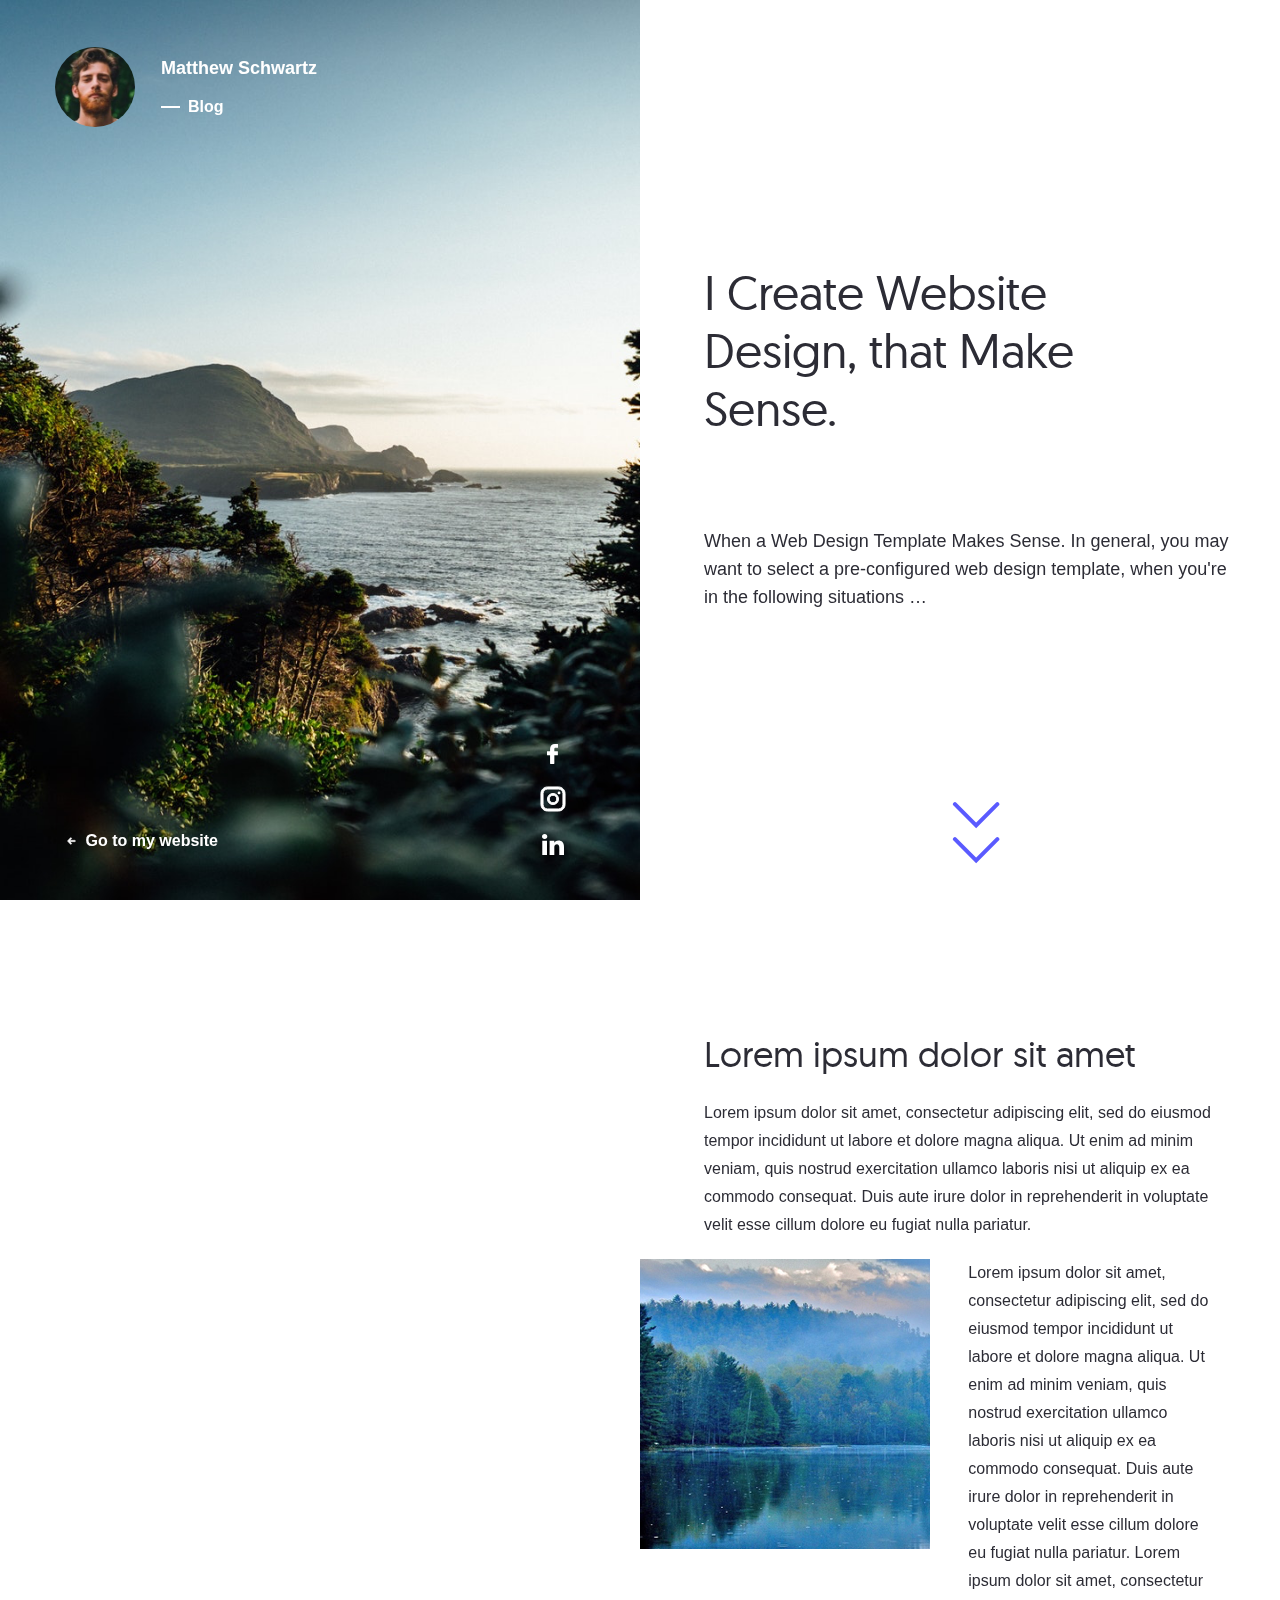
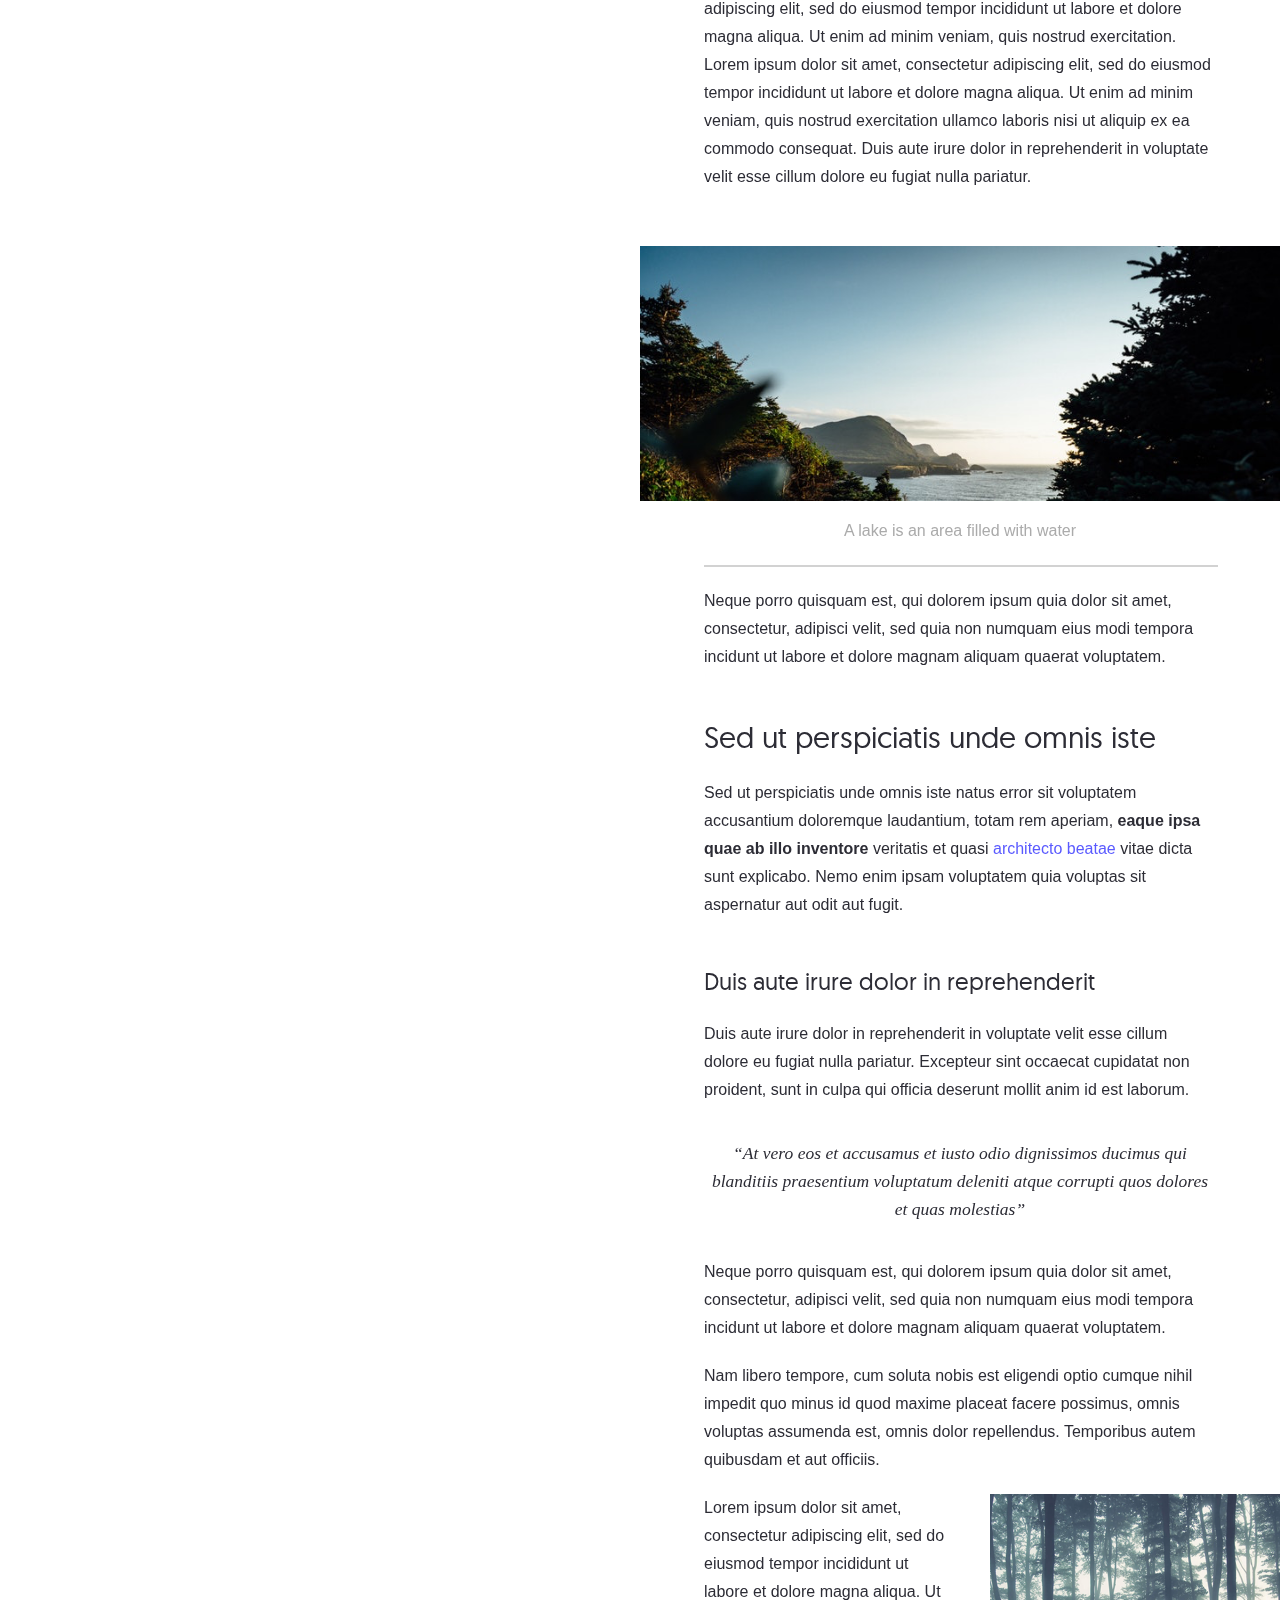
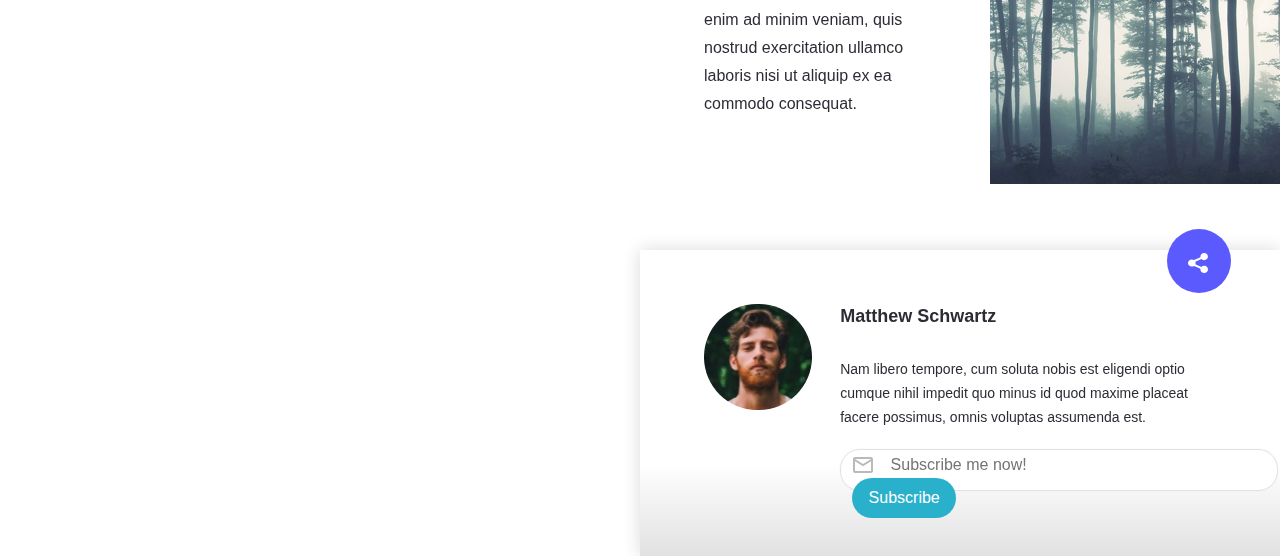
<file: index.html>
<!DOCTYPE html>
<html>

<head>
    <title>Page Title</title>
    <meta charset="UTF-8"/>
    <link rel="stylesheet" type="text/css" href="./styles.css">
</head>

<body>
    
        <aside class="fixed-part">
            
            <div class = "Background-cover">
                
                <div class="container-with-ava-and-disc">
                    
                    <div class = "Author-ava">
                        <img class = "Author-ava-in-fixed-part" src="./photos/author.jpg" alt="author">
                    </div> 
                    <div>
                        <p class = "User-name-at-fixed-part">Matthew Schwartz</p>
                        <div class="container-with-disc">
                            <hr class = "Line-at-fixed-part"></hr>
                            <p class = "text-Blog-at-fixed-part">Blog</p>
                        </div>
                    </div>
                </div>
                
                <div class = "box-with-link-to-website">
                        <img src="./icons/arrow-left.svg" class="arrow-before-link-to-website">
                        <a href ="" class = "link-Go-to-my-website">Go to my website</a>   
                </div>
               
                <div class = "box-of-social-icons">
                        <a><img src="./icons/icon-facebook.svg" class="facebook-logo"></a>
                        <a><img src="./icons/icon-instagram.svg" class="instagram-logo"></a>
                        <a><img src="./icons/icon-linkedIn.svg" class="LinkedIn"></a>
                </div>  
            </div> 

        </aside>

        <div class="box-welcome">

            <main class="box-of-headers">
                <header>
                    <h1 class = "Headline-at-the-beginning-of-webpage">I Create Website Design,
                            that Make Sense.</h1>
                </header>
                <article>
                    <h2 class = "Sub-title-at-the-beginning-of-webpage">When a Web Design Template Makes Sense. 
                        In general, you may want to select a pre-configured 
                        web design template, when you're in the following 
                        situations …</h2>
                </article>
            </main>

            <div class="arrow-animation scroll-arrow">
                <img src="./icons/arrow-down.svg" alt="arrow">
            </div>
            
            <div class="arrow-animation2 scroll-arrow2">
                <img src="./icons/arrow-down.svg" alt="arrow">        
            </div>

            <article class="Content-box">
                <article>
                    <header>
                        <h2>Lorem ipsum dolor sit amet</h2>
                    </header>
                
                    <p>Lorem ipsum dolor sit amet, consectetur adipiscing elit, sed do eiusmod tempor incididunt ut labore et dolore magna aliqua. Ut enim ad minim veniam, quis nostrud exercitation ullamco laboris nisi ut aliquip ex ea commodo consequat. Duis aute irure dolor in reprehenderit in voluptate velit esse cillum dolore eu fugiat nulla pariatur.</p>
                    <img src="./photos/mountain-lake.png" class="Image-that-float-left">
                    <p>Lorem ipsum dolor sit amet, consectetur adipiscing elit, sed do eiusmod tempor incididunt ut labore et dolore magna aliqua. Ut enim ad minim veniam, quis nostrud exercitation ullamco laboris nisi ut aliquip ex ea commodo consequat. Duis aute irure dolor in reprehenderit in voluptate velit esse cillum dolore eu fugiat nulla pariatur. Lorem ipsum dolor sit amet, consectetur adipiscing elit, sed do eiusmod tempor incididunt ut labore et dolore magna aliqua. Ut enim ad minim veniam, quis nostrud exercitation. Lorem ipsum dolor sit amet, consectetur adipiscing elit, sed do eiusmod tempor incididunt ut labore et dolore magna aliqua. Ut enim ad minim veniam, quis nostrud exercitation ullamco laboris nisi ut aliquip ex ea commodo consequat. Duis aute irure dolor in reprehenderit in voluptate velit esse cillum dolore eu fugiat nulla pariatur.</p>        
                    <figure class="figure-for-image-that-has-full-width">
                        <img src="./photos/lake.png" class="Image-that-has-full-width">
                        <figcaption>    
                            <p class="Descriprion-for-image-that-has-full-width">A lake is an area filled with water</p>
                        </figcaption>
                    </figure>
                    <hr class="Line-2"></hr>
                    <p>Neque porro quisquam est, qui dolorem ipsum quia dolor sit amet, consectetur, adipisci velit, sed quia non numquam eius modi tempora incidunt ut labore et dolore magnam aliquam quaerat voluptatem.</p>        
                    <header>
                        <h3>Sed ut perspiciatis unde omnis iste</h3>
                    </header>
                    <p>Sed ut perspiciatis unde omnis iste natus error 
                        sit voluptatem accusantium doloremque laudantium, totam rem aperiam, <a class="text-style-1">eaque ipsa quae ab illo 
                        inventore</a> veritatis et quasi <a class="text-style-2">architecto beatae</a> vitae dicta sunt explicabo. Nemo enim ipsam
                        voluptatem quia voluptas sit aspernatur aut odit aut fugit.</p>
                
                </article>
            
                <article>
                    <header> 
                        <h4>Duis aute irure dolor in reprehenderit</h4>
                    </header>
                    <p>Duis aute irure dolor in reprehenderit in voluptate velit esse cillum dolore eu fugiat nulla pariatur. Excepteur sint occaecat cupidatat non proident, sunt in culpa qui officia deserunt mollit anim id est laborum.</p>
                    <blockquote class="quote"><q>At vero eos et accusamus et iusto odio dignissimos ducimus qui blanditiis praesentium voluptatum deleniti atque corrupti quos dolores et quas molestias</q></blockquote>
                    <p>Neque porro quisquam est, qui dolorem ipsum quia dolor sit amet, consectetur, adipisci velit, sed quia non numquam eius modi tempora incidunt ut labore et dolore magnam aliquam quaerat voluptatem.</p>   
                    <p>Nam libero tempore, cum soluta nobis est eligendi optio cumque nihil impedit quo minus id quod maxime placeat facere possimus, omnis voluptas assumenda est, omnis dolor repellendus. Temporibus autem quibusdam et aut officiis.</p>
                    <img src="./photos/forest.png" class="Image-that-float-right">
                    <p>Lorem ipsum dolor sit amet, consectetur adipiscing elit, sed do eiusmod tempor incididunt ut labore et dolore magna aliqua. Ut enim ad minim veniam, quis nostrud exercitation ullamco laboris nisi ut aliquip ex ea commodo consequat.</p>
                    <div class="clearfix"></div>
                </article>
                
            </article>
            
            <div class="Share-div-that-lower">    
                <p class = "blue-Share-elips"></p>
            </div>
            
            <div class="Share-div-that-highter">    
                <img src="./icons/share.svg" class="Share-icon">
            </div>
            
            <footer>
                <div class = "Author-ava-in-footer">
                        <img class = "Author-ava-in-div-in-footer" src="./photos/author.jpg" alt="author">
                </div> 
                <section class = "Subscibe-box">
                    <h5 class="Author-name">Matthew Schwartz</h5>
                    <p class="Author-BIO">Nam libero tempore, cum soluta nobis est eligendi optio cumque nihil impedit quo minus id quod maxime placeat facere possimus, omnis voluptas assumenda est.</p>
                    <div class="base">
                        <form class="input-form">
                                <img src="./icons/mail.svg" class="Shape3"> 
                                <input type="mail" name="mail" placeholder="Subscribe me now!" onfocus="this.placeholder = ''"
                                onblur="this.placeholder = 'Subscribe me now!'" class="Subscribe-me-now">
                                <button class="base-button"><a class="Subscribe">Subscribe</a></button>
                        </form>
                    </div>
                </section>
            </footer> 
    </div>
    
</body>

</html>
</file>
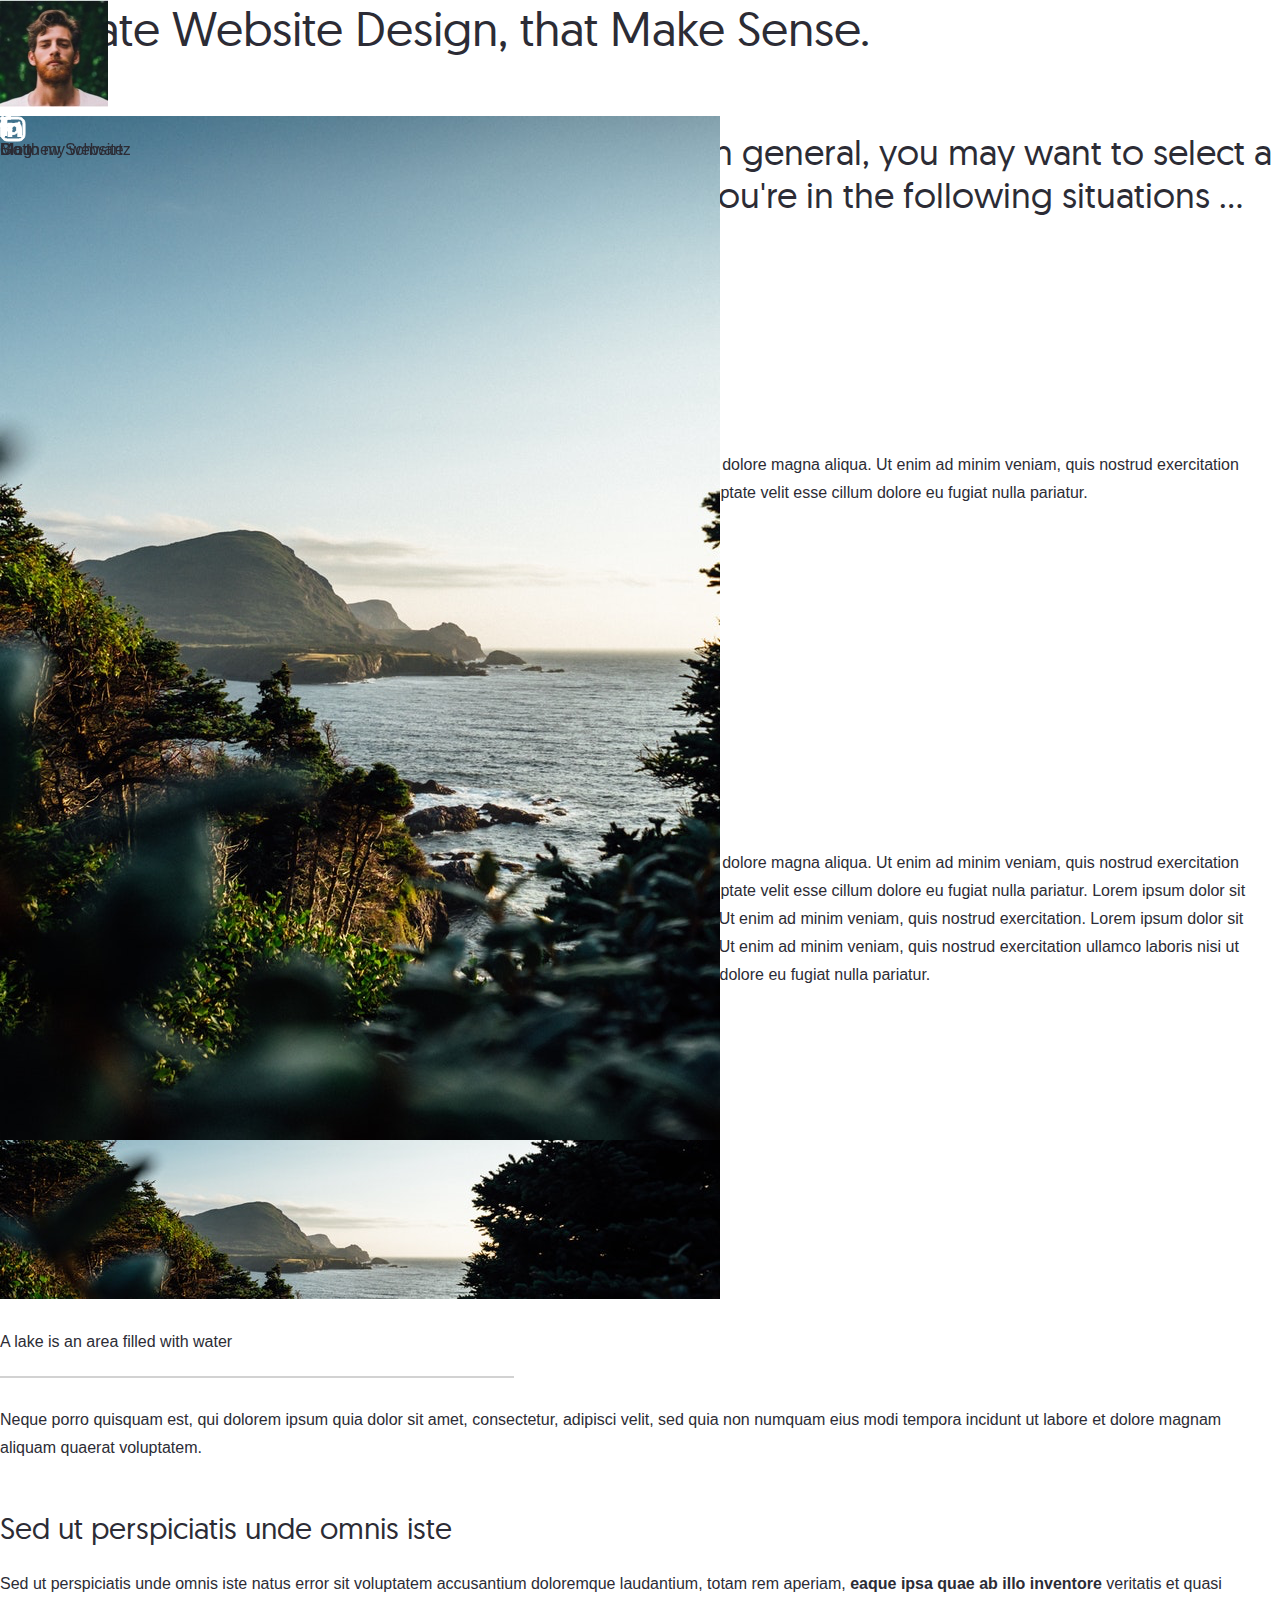
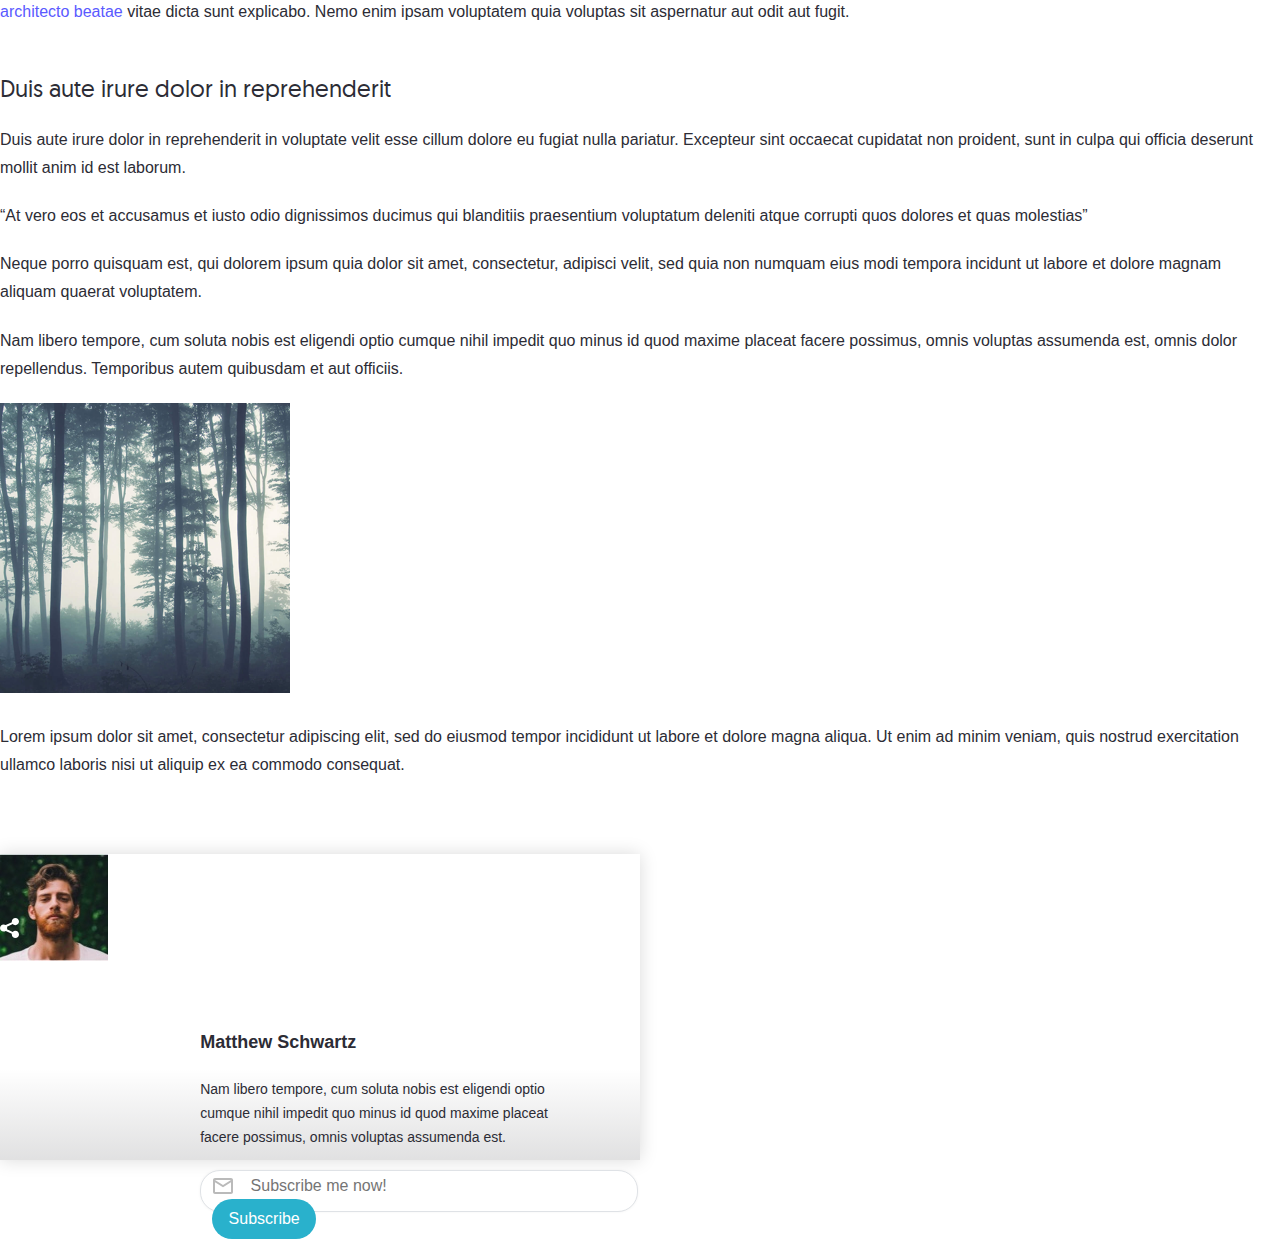
<file: page.html>
<!DOCTYPE html>
<html>

<head>
    <title>Page Title</title>
    <meta charset="UTF-8"/>
    <link rel="stylesheet" type="text/css" href="./styles.css">
</head>

<body style="min-width:1024px; padding: 0; margin:0; overflow-x:hidden">
    <div class = "Desktop-HD">
        <aside style="position:fixed;padding: 0; margin:0">
            <div>
                <div class = "Croop_Author">
                    <img class = "Bitmap" src="./photos/author.jpg" alt="author">
                </div> 
                <div style = "position:absolute;">
                    <p class = "User-name">Matthew Schwartz</p>
                </div>
                <div style = "position:absolute;">
                    <p class = "Line"></p>
                </div>
                <div style = "position:absolute;">    
                    <p class = "Blog">Blog</p>
                </div>
                <div style = "position:absolute;">    
                    <img src="./icons/arrow-left.svg" class="Shape">
                </div>
                <div style = "position:absolute;">    
                    <p class = "Go-to-my-website"><a class="">Go to my website</a></p>
                </div>
                <div style = "position:absolute; width: 11px; height: 20px;">    
                    <img src="./icons/icon-facebook.svg" class="facebook-logo">
                </div>
                <div style = "position:absolute; width: 26px; height: 26px;">    
                    <img src="./icons/icon-instagram.svg" class="instagram-logo">
                </div>
                <div style = "position:absolute; width: 22px; height: 21px;">    
                    <img src="./icons/icon-linkedIn.svg" class="LinkedIn">
                </div>
                
            </div>

            <img class = "Bacground-black-cover" src="./photos/wallpaper.png" alt="forest"> 
            
        </aside>

        <main>
            <header>
                <h1 class = "Headline-H1">I Create Website Design,
                        that Make Sense.</h1>
            </header>
            <article>
                <h2 class = "Sub-title">When a Web Design Template Makes Sense. 
                    In general, you may want to select a pre-configured 
                    web design template, when you're in the following 
                    situations …</h2>
            </article>

            <div style="padding: 0; margin:0;">
                
                <div class="arrow-Path-2 scroll-arrow2">
                    <img src="./icons/arrow-down.svg" alt="arrow">
                </div>
                <div class="arrow-Path-3 scroll-arrow1">
                    <img src="./icons/arrow-down.svg" alt="arrow">        
                </div>
            
            </div>
        </main>
     
        <article class="Width-lim-for-content">
            <header>
                <h2 class="Headline-H2 Width-lim">Lorem ipsum dolor sit amet</h2>
            </header>
            <article>
                <p class="Text Width-lim" style="margin-top: 2.32vh;">Lorem ipsum dolor sit amet, consectetur adipiscing elit, sed do eiusmod tempor incididunt ut labore et dolore magna aliqua. Ut enim ad minim veniam, quis nostrud exercitation ullamco laboris nisi ut aliquip ex ea commodo consequat. Duis aute irure dolor in reprehenderit in voluptate velit esse cillum dolore eu fugiat nulla pariatur.</p>
                <img src="./photos/mountain-lake.png" class="Sherwood-Forest-Lake">
                <p class="Text Width-lim" style="margin-top:2.5vh;">Lorem ipsum dolor sit amet, consectetur adipiscing elit, sed do eiusmod tempor incididunt ut labore et dolore magna aliqua. Ut enim ad minim veniam, quis nostrud exercitation ullamco laboris nisi ut aliquip ex ea commodo consequat. Duis aute irure dolor in reprehenderit in voluptate velit esse cillum dolore eu fugiat nulla pariatur. Lorem ipsum dolor sit amet, consectetur adipiscing elit, sed do eiusmod tempor incididunt ut labore et dolore magna aliqua. Ut enim ad minim veniam, quis nostrud exercitation. Lorem ipsum dolor sit amet, consectetur adipiscing elit, sed do eiusmod tempor incididunt ut labore et dolore magna aliqua. Ut enim ad minim veniam, quis nostrud exercitation ullamco laboris nisi ut aliquip ex ea commodo consequat. Duis aute irure dolor in reprehenderit in voluptate velit esse cillum dolore eu fugiat nulla pariatur.</p>        
                <figure style="margin:0">
                    <img src="./photos/lake.png" class="Image">
                    <figcaption>    
                        <p class="Photo-descriprion Width-lim">A lake is an area filled with water</p>
                    </figcaption>
                </figure>
                <p class="Width-lim Line-2"></p>
                <p class="Text Width-lim" style="margin-top:3.1vh;">Neque porro quisquam est, qui dolorem ipsum quia dolor sit amet, consectetur, adipisci velit, sed quia non numquam eius modi tempora incidunt ut labore et dolore magnam aliquam quaerat voluptatem.</p>        
            </article>
            <article>
        
                <header>
                    <h3 class="Headline-H3 Width-lim">Sed ut perspiciatis unde omnis iste</h3>
                </header>
                <p class="Text-bold-hyperlink Width-lim" style="margin-top:1.95vh;">Sed ut perspiciatis unde omnis iste natus error 
                    sit voluptatem accusantium doloremque laudantium, totam rem aperiam, <a class="text-style-1">eaque ipsa quae ab illo 
                    inventore</a> veritatis et quasi <a class="text-style-2">architecto beatae</a> vitae dicta sunt explicabo. Nemo enim ipsam
                    voluptatem quia voluptas sit aspernatur aut odit aut fugit.</p>
            
            </article>
            
            <article>
                <header> 
                    <h4 class="Headline-H4 Width-lim">Duis aute irure dolor in reprehenderit</h4>
                </header>
                <p class="Text Width-lim" style="margin-top:1.95vh;">Duis aute irure dolor in reprehenderit in voluptate velit esse cillum dolore eu fugiat nulla pariatur. Excepteur sint occaecat cupidatat non proident, sunt in culpa qui officia deserunt mollit anim id est laborum.</p>
                <p class="cite"><q>At vero eos et accusamus et iusto odio dignissimos ducimus qui blanditiis praesentium voluptatum deleniti atque corrupti quos dolores et quas molestias</q></p>
                <p class="Text Width-lim" >Neque porro quisquam est, qui dolorem ipsum quia dolor sit amet, consectetur, adipisci velit, sed quia non numquam eius modi tempora incidunt ut labore et dolore magnam aliquam quaerat voluptatem.</p>   
                <p class="Text Width-lim" style="margin-top:2.34vh;">Nam libero tempore, cum soluta nobis est eligendi optio cumque nihil impedit quo minus id quod maxime placeat facere possimus, omnis voluptas assumenda est, omnis dolor repellendus. Temporibus autem quibusdam et aut officiis.</p>
                <img src="./photos/forest.png" class="sea-of-trees-forest-plain">
                <p class="Text Width-lim" style="margin-top:2.34vh;height:19.43vh">Lorem ipsum dolor sit amet, consectetur adipiscing elit, sed do eiusmod tempor incididunt ut labore et dolore magna aliqua. Ut enim ad minim veniam, quis nostrud exercitation ullamco laboris nisi ut aliquip ex ea commodo consequat.</p>
            </article>
            
            <div style = "position:absolute; padding-left:0;">    
                <p class = "Oval-2-Copy"></p>
            </div>
            
            <div style = "position:absolute; width: 19.3px;height: 20.3px;">    
                <img src="./icons/share.svg" class="Shape2">
            </div>
            
            <footer class="Shadow-box">
                <div class = "Croop_Author2">
                        <img class = "Oval-3" src="./photos/author.jpg" alt="author">
                </div> 
                <article class = "Subscibe-box">
                    <p class="Author-name">Matthew Schwartz</p>
                    <p class="Author-BIO">Nam libero tempore, cum soluta nobis est eligendi optio cumque nihil impedit quo minus id quod maxime placeat facere possimus, omnis voluptas assumenda est.</p>
                    <div class="base">
                           
                        <p style="margin-top: 0vh; margin-bottom: 0vh;padding-top: 0vh; padding-bottom: 0vh;">
                                <img src="./icons/mail.svg" class="Shape3"> 
                                <input type="mail" name="mail" placeholder="Subscribe me now!" onfocus="this.placeholder = ''"
                                onblur="this.placeholder = 'Subscribe me now!'" class="Subscribe-me-now">
                                <button class="base-button"><a class="Subscribe">Subscribe</a></button>
                            
                        </p>
                    </div>
                </article>
            </footer>
        </article>
        

    </div>
</body>

</html>
</file>
<file: styles.css>
@font-face {
  font-family: "Geomanist";
  src: url("./fonts/geomanist-regular.eot");
  src:
  url("./fonts/geomanist-regular.woff") format("woff"),
  url("./fonts/geomanist-regular.woff2") format("woff2"),
  url("./fonts/geomanist-regular.ttf") format("truetype"),
  url("./fonts/geomanist-regular.svg") format("svg");
}

body{
  min-width:1024px; 
  padding: 0; 
  margin:0; 
  font-family: Helvetica, Arial, sans-serif;
  line-height: 1.75;
  font-size: 16px;
  overflow-x: hidden;
  --white: white;
  background-color: var(--white);
  color: #2c2c35;  
}

p {
  margin: 20px 0;
}

h1,
h2,
h3,
h4,
h5,
h6 {
  font-family: Geomanist, sans-serif;
  font-weight: normal;
  line-height: 1.20;
}

h1 {
  font-size: 48px;
  margin: 0;
}

h2 {
  font-size: 36px;
  margin: 72px 0 24px;
}

h3 {
  font-size: 1.875em;
  margin: 48px 0 24px;
}

h4 {
  font-size: 24px;
  margin: 48px 0 24px;
}

.fixed-part{
  position:fixed;
  padding: 0; 
  margin:0
}

.Background-cover {
    width: 50vw;
    height: 100vh;
    padding: 0;
    background-image: url(./photos/wallpaper.png); 
    background-size: 100% 100%;
  }
.container-with-disc{
  display: flex;
  flex-direction: row;
  justify-content: flex-start;
  align-items: center;    
}
  
.container-with-ava-and-disc{
    padding-top:3.7vh;
    display: flex;
    align-items: center;   
  }

.box-of-social-icons{
  position:fixed; 
  top: 82.64vh;
  left: 42.15vw;
  height: 120px;
  display: flex;
  flex-direction: column;
  justify-content: space-between;
  align-items: center;
}

.box-with-link-to-website{
  position:fixed;  
  top: 92.0vh;
  left: 5.2vw;
  display: flex;
  flex-direction: row;
  justify-content: space-between;
  align-items: center;
}

.box-welcome{
  position: relative;
  top: 0;
  left: 50vw;
  width: 50vw;  
  height: 100vh;
  z-index: 1;
}

.box-of-headers{
  height: 100vh;
  display: flex;
  flex-direction: column;
  justify-content: center;
  align-items: center;
  position: relative;
  z-index: 2;
}
  .Headline-at-the-beginning-of-webpage {
    padding-left:5vw;
    padding-right:8vw; 
   }

  .Sub-title-at-the-beginning-of-webpage {
    padding-top:2vh; 
    padding-left:5vw;
    font-weight: normal;
    padding-right:4vw;
    font-family: Helvetica;
    font-size: 1.125em;
    line-height: 1.56;
  }

  .arrow-animation {
    position: relative;
    z-index: 10; 
    top:-10.9vh;
    left: 24.38vw;
    width: 30px;
    height: 30px;
    /*border: solid 4px #5a5aff;*/
  }

  .arrow-animation2 {
    position: relative;
    z-index: 10; 
    left:24.38vw;
    top:-10.3vh;
    width: 30px;
    height: 30px;
    /*border: solid 4px #5a5aff;*/
  }

  .Author-ava-in-fixed-part {
    width: 80px;
    height: 80px;
    transform: scale(1.2);
  }
  .Author-ava {
    margin-left:4.3vw;
    width: 80px;
    height: 80px;
    border-radius: 45px;
    overflow: hidden;
  }

  .Author-ava-in-footer {
    margin-top: 6.11vh;
    margin-left: 5vw;
    margin-right: 0;
    float: left;
    width: 108px;
    height: 105.6px;
    border-radius: 60px;
    overflow: hidden;
  }

  .User-name-at-fixed-part {
    margin-left: 26px;
    margin-bottom: 0;
    padding-bottom: 0;
    height: 2.14vh;
    font-family: Helvetica;
    font-size: 1.125em;
    font-weight: bold;
    color: var(--white);
  }

  .text-Blog-at-fixed-part {
    font-weight: bold;
    color: var(--white);
  }
  .Line-at-fixed-part {
    margin-left: 26px; 
    margin-right: 8px; 
    width: 1.32vw;
    border: solid 0.11em var(--white);
  }

  .link-Go-to-my-website {
    padding-left: 10px;
    font-family: Helvetica;
    text-decoration: none;
    font-size: 1em;
    font-weight: bold;
    line-height: 1.63;
    color: var(--white);
    transition: all 0.6s;
  }
  
  .link-Go-to-my-website:before {
        content: "";
        width: 0;
        height: 0.1em;
        position: absolute;
        bottom: 0;
        left: 100%;
        background:#00aeff; 
        transition: all 0.3s;
  }
  
  .link-Go-to-my-website:hover:before {
            width: 100%;
            left: 0%;
            background:complement(#00aeff);
  }

  .arrow-before-link-to-website {
    width: 0.7vw;
    height: 0.88vw;
    object-fit: contain;
  }

  .blue-Share-elips {
    margin-top: 0;
    margin-left: 41.18vw;
    margin-bottom: 0vh;
    border-radius: 32px;
    width: 64px;
    height: 64px;
    background-color: #5a5aff;
  }
  .blue-Share-elips:hover {
    background:#05054B;
  }

  .Share-icon {
    width: 19.3px;
    height: 20.3px;
    object-fit: contain;
  }

  .facebook-logo {
    transition: all 300ms linear 0ms;
    width: 11px;
    height: 20px;
    object-fit: contain;
  }
 
  

  .instagram-logo {
    transition: all 300ms linear 0ms;
   width: 26px;
    height: 26px;
    object-fit: contain;
  }

  .LinkedIn {
    width: 22px;
    height: 21px;
    object-fit: contain;
    transition: all 300ms linear 0ms;
  }

  .LinkedIn:hover  {
    transform: rotate(0deg) scale(1.1,1.1) ;
    box-shadow: 5px 5px 0px #A5A5A5;
    z-index: 999;
    transition: transform 300ms linear 0ms,
     box-shadow 300ms linear 0ms, z-index 300ms linear 0ms;
 }
 .facebook-logo:hover  {
  transform: rotate(0deg) scale(1.1,1.1) ;
  box-shadow: 5px 5px 0px #A5A5A5;
  z-index: 999;
  transition: transform 300ms linear 0ms,
   box-shadow 300ms linear 0ms, z-index 300ms linear 0ms;
}
  .instagram-logo:hover  {
  transform: rotate(0deg) scale(1.1,1.1) ;
  box-shadow: 5px 5px 0px #A5A5A5;
  z-index: 999;
  transition: transform 300ms linear 0ms,
   box-shadow 300ms linear 0ms, z-index 300ms linear 0ms;
}

  .Content-box {
    position: relative;    
    padding-left: 5vw;
    padding-right: 5vw;
    margin-bottom: 5vh;
  }

  
  .Image-that-float-left {
    margin-left: -5vw;
    float:left;
    margin-right: 2.99vw;
    margin-bottom: 3.6vh;
    width: 290px;
    height: 290px;
  }

  .figure-for-image-that-has-full-width{
    margin: 0;
  }


  .Image-that-has-full-width {
    margin-top: 3.9vh;
    margin-bottom: 0vh;
    margin-left: -5vw;
    margin-right: -5vw;
    width: 50vw;
    height: 28.32vh;
  }

  .Descriprion-for-image-that-has-full-width {
    margin-top: 0.78vh;
    text-align: center;
    color: #ababab;
  }

  .Line-2 {
    margin-top: 0.58vh;
    width: 40vw;
    border: solid 1px #d2d2d2;
  }

  .text-style-1 {
    font-weight: bold;
  }
  .text-style-2 {
    color: #5a5aff;
  }

  .quote {
    margin: 0;
    margin-top: 3.9vh;
    margin-bottom: 3.9vh;
    font-family: Roboto;
    font-size: 1.095em;
    font-weight: normal;
    font-style: italic;
    line-height: 1.6;
    text-align: center;
  }

  .Image-that-float-right {
    float: right;
    margin-right: -5vw;
    margin-left: 2.78vw;
    width: 290px;
    height: 290px;
  }

  footer {
    margin-top: -64px;
    bottom: 64px;
    width: 50vw;
    margin-right: 0;
    height: 306px;
    box-shadow: 0 0 17px 0 rgba(0, 0, 0, 0.15);
    background-image: linear-gradient(to bottom, rgba(12, 12, 24, 0), rgba(155, 155, 231, 0) 70%, rgba(5, 5, 10, 0.12));
  }

  .clearfix { clear: both; }

  .Share-div-that-lower{
    position: relative;
    z-index: 1;
  }
  .Share-div-that-highter{
    position: relative;
    top: -40.3px;
    left: calc(41.18vw + 21.3px);
    width: 19.3px;
    height: 20.3px;
    z-index: 2;
  }

  .Author-ava-in-div-in-footer {
    width: 108px;
    height: 105.6px;
    transform: scale(1.1);
  }

  .Subscibe-box{
    padding-left: calc(2.2vw + 108px + 5vw);
    padding-top: 6.28vh;
    padding-right: 0;
  }

  .Author-name {
    margin-top: 0vh;
    padding-bottom: 0vh;
    font-family: Helvetica;
    font-size: 1.125em;
    font-weight: bold;
  }

  .Author-BIO {
    margin-top: 1.12vh;
    padding-right: 5vw;
    font-family: Helvetica;
    font-size: 0.875em;
    font-weight: normal;  
    line-height: 1.71;
  }

  .input-form{
    margin-top: 0vh; 
    margin-bottom: 0vh;
    padding-top: 0vh; 
    padding-bottom: 0vh;
  }

  .base {
    width: 436px;
    height: 40px;
    border-radius: 20px;
    box-shadow: 0 0 3px 0 rgba(0, 0, 0, 0.05);
    border: solid 1px #dfe2e6;
    background-color: var(--white);
  }

  .base-button {
    margin-right: 0;
    margin-left: 11px;
    width: 104px;
    height: 40px;
    border-radius: 20px;
    border: none;
    background-color: #29b1cc;
  }
  .base-button:hover {
    background:#146271;
  }

  .Subscribe-me-now {
    vertical-align: middle;
    margin-left: 11px;
    width: 268px;
    height: 19px;
    font-family: Helvetica;
    font-size: 16px;
    font-weight: normal;
    border: none;
    color: #bababa;
  }
    
  .Shape3 {
    vertical-align: middle;
    margin-left: 12px;
    width: 20px;
    height: 16px;
    padding-right:0; 
    padding-top:0;
    padding-bottom:0;  
    margin-right:0; 
    margin-top:0;
    margin-bottom:0; 
  }
  .Subscribe {

    font-family: Helvetica;
    font-size: 16px;
    font-weight: normal;
    color: var(--white);
  }

  .scroll-arrow2 img {
    animation: arrow-movement 1.5s ease-in-out infinite; /* speed */
  }
  .scroll-arrow img{
    animation: arrow-movement 1.5s 0.75s ease-in-out infinite; /* speed - delay */
  }
/* Animation */
@keyframes arrow-movement {
    0% {
        opacity: 0;
        bottom: 7vh;
    }
    70% {
        opacity: 1;
    }
    100% {
        opacity: 0;
    }
}
</file>
